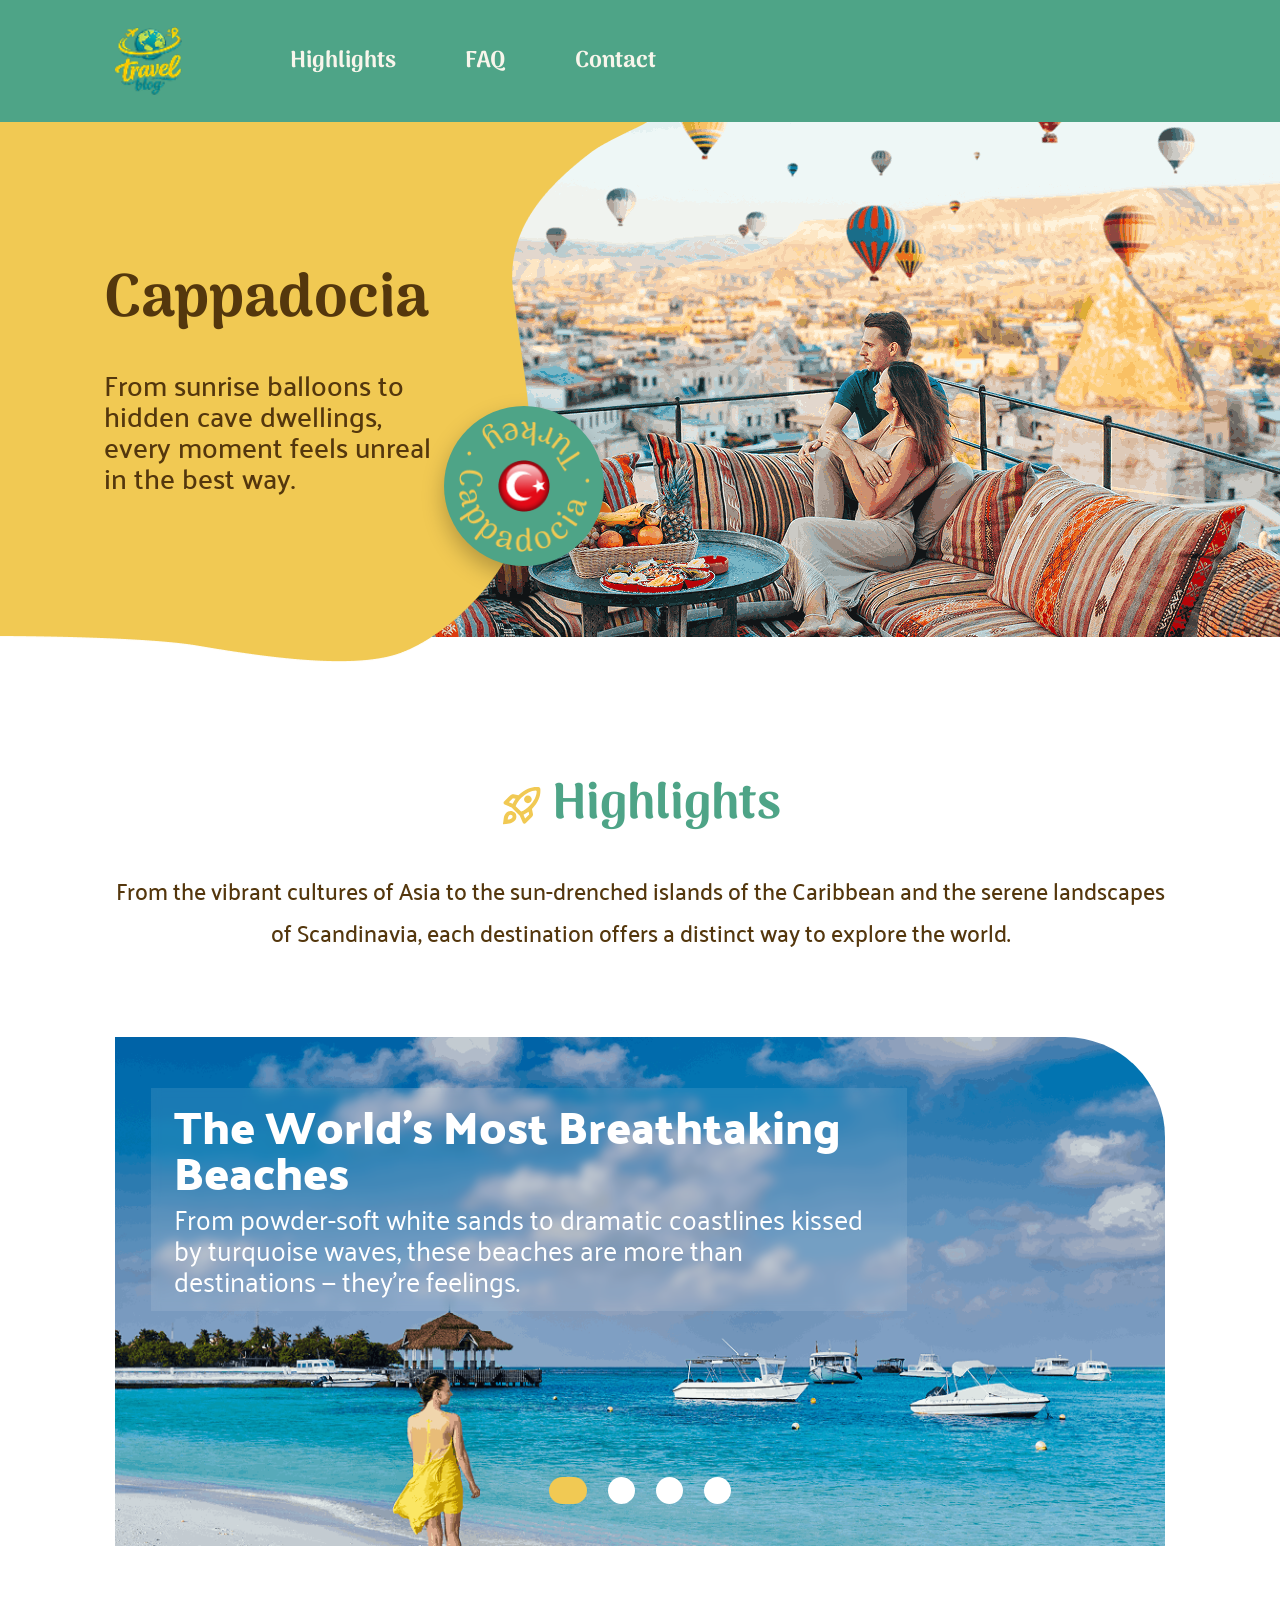
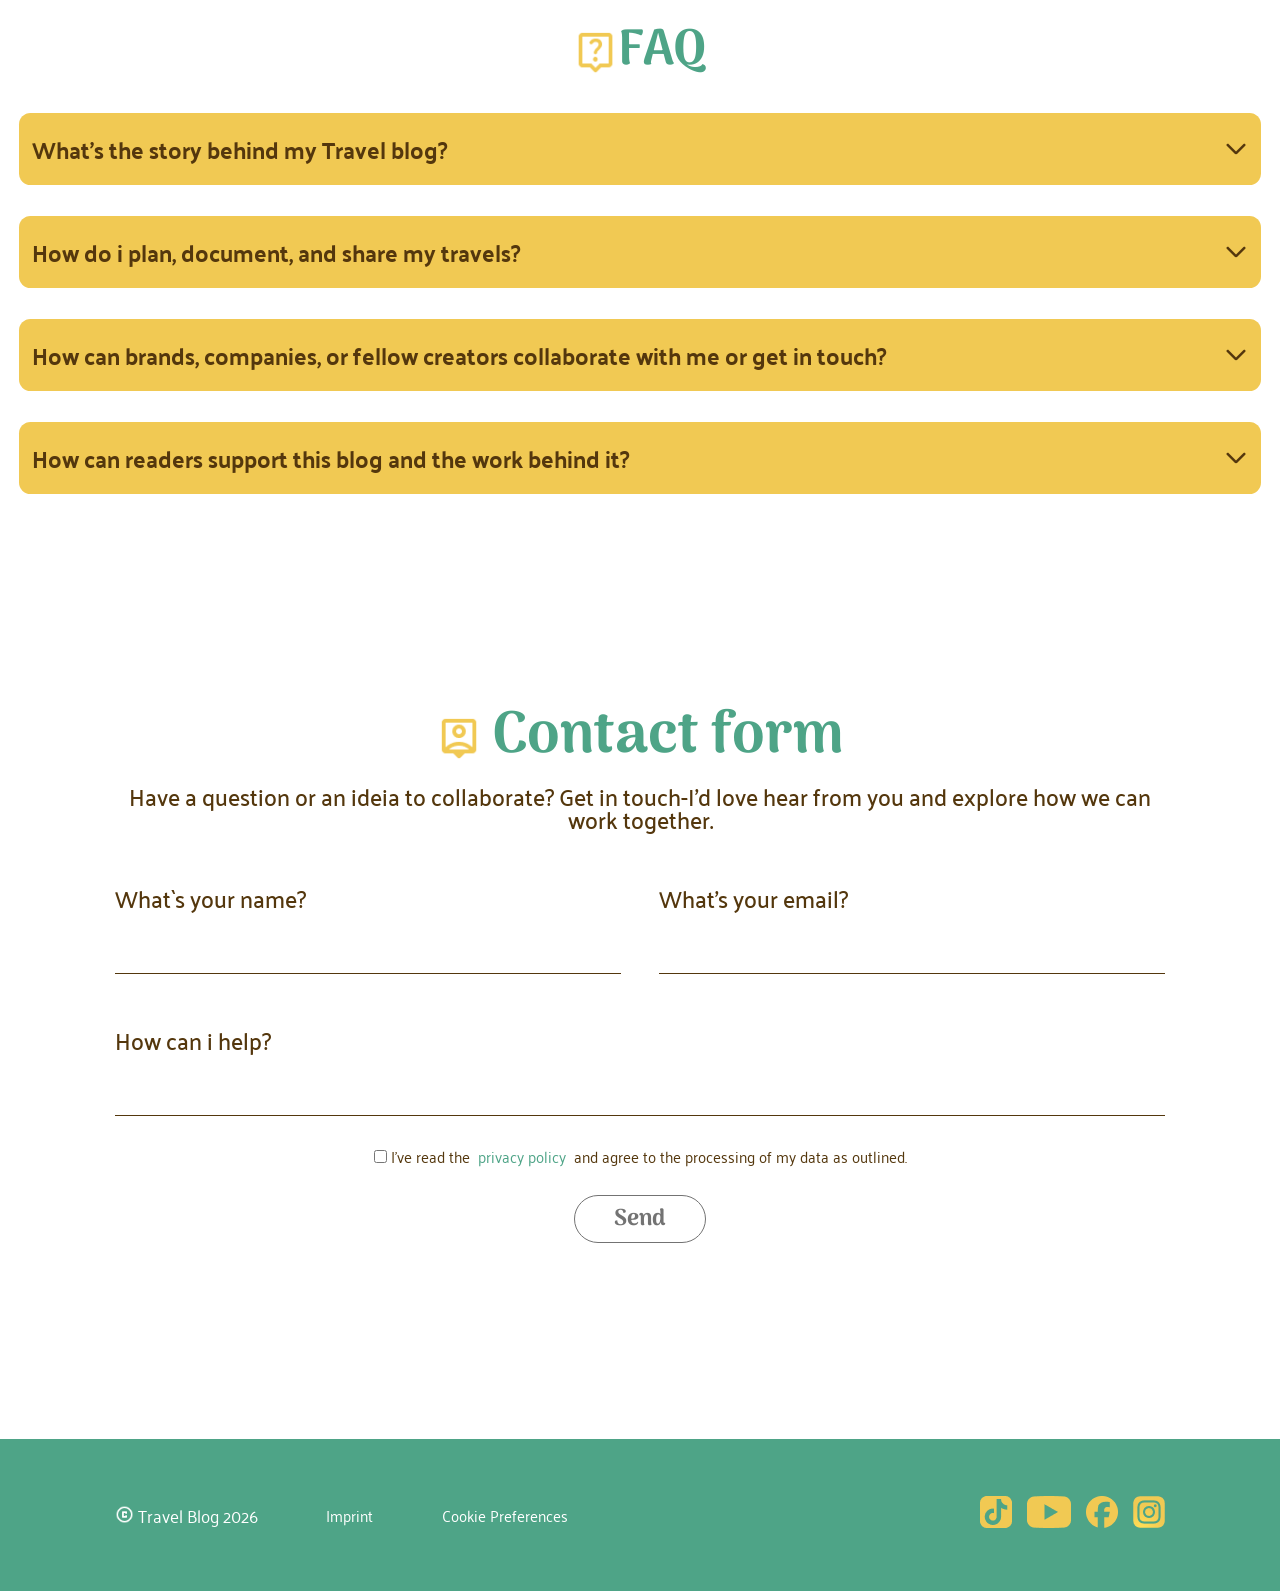
<file: index.html>
<!DOCTYPE html>
<html lang="en">

<head>
    <meta charset="UTF-8">
    <meta name="viewport" content="width=device-width, initial-scale=1.0">
    <link rel="stylesheet" href="./style.css">
    <link rel="stylesheet" href="./fonts.css">
    <link rel="icon" type="image/x-icon" href="./assets/icons/logo.png">
    <title>Home</title>
</head>

<body>
    <header class="site-header">
        <div class="site-header_content">
            <a href="./index.html" class="logo">
                <img src="./assets/icons/logo.png" alt="Blog Logo">
            </a>

            <nav class="site-nav">
                <a href="./index.html#highlights">Highlights</a>
                <a href="./index.html#faq">FAQ</a>
                <a href="./index.html#contact">Contact</a>
            </nav>
        </div>
    </header>

    <section class="hero_section">
        <div class="hero-shell">
            <div class="hero-stage">
                <img class="hero-bg" src="./assets/img/header-photo.png" alt="Cappadocia">

                <div class="hero-left">
                    <img class="hero-shape" src="./assets/img/left_hero.png" alt="Yellow shape">

                    <div class="hero-text">
                        <h1>Cappadocia</h1>
                        <p>
                            From sunrise balloons to hidden
                            cave dwellings, every moment feels
                            unreal in the best way.
                        </p>
                    </div>

                    <div class="hero-badge">
                        <div class="hero-badge-rotator">
                            <img class="hero-badge-text" src="./assets/img/moving-element.png" alt="Badge text">
                        </div>
                        <img class="hero-flag" src="./assets/img/Flag_Turkey.png" alt="Turkey flag">
                    </div>
                </div>
            </div>
        </div>
    </section>

    <section class=" highlights_section" id="highlights">
        <header class="highlights_header">
            <div class="highlights_header_wrapper">
                <img src="./assets/icons/rocket_launch.svg" alt="Icon von einer Rakete">
                <h2>Highlights</h2>
            </div>
            <p>From the vibrant cultures of Asia to the sun-drenched islands of the Caribbean and the serene
                landscapes of Scandinavia, each destination offers a distinct way to explore the world. </p>
        </header>
        <div class="slider_a_div">
            <div class="slider_a">
                <div class="slider_buttons_wrapper">
                    <label for="one">
                        <div class="radio_button radio_button_slider_a_one"></div>
                        <input hidden type="radio" id="one" name="slider" value="one" checked>
                    </label>
                    <label for="two">
                        <div class="radio_button radio_button_slider_a_two"></div>
                        <input hidden type="radio" id="two" name="slider" value="two">
                    </label>
                    <label for="three">
                        <div class="radio_button radio_button_slider_a_three"></div>
                        <input hidden type="radio" id="three" name="slider" value="three">
                    </label>
                    <label for="four">
                        <div class="radio_button radio_button_slider_a_four"></div>
                        <input hidden type="radio" id="four" name="slider" value="four">
                    </label>
                </div>
                <div class="slider_a_wrapper">
                    <a href="./article_1.html">
                        <div class="slider_a_element element_one">
                            <div class="slider_a_element_text">
                                <h2>The World’s Most Breathtaking Beaches</h2>
                                <p>From powder-soft white sands to dramatic coastlines kissed by turquoise
                                    waves, these </p>
                                <p class="second_textpart">beaches are more than destinations — they’re feelings.</p>
                            </div>
                        </div>
                    </a>
                    <a href="./article_2.html">
                        <div class="slider_a_element element_two">
                            <div class="slider_a_element_text">
                                <h2>Copenhagen in 3 Days: Big Experiences, Smart Spending</h2>
                                <p>Discover Copenhagen, where historic charm meets modern design, vibrant
                                    cycling
                                <p class="second_textpart">culture
                                    and waterfront living.</p>
                                </p>
                            </div>
                        </div>
                    </a>
                    <a href="./article_3.html">
                        <div class="slider_a_element element_three">
                            <div class="slider_a_element_text">
                                <h2>Pattaya Pulse:
                                    Food, Sun and Neon Nights</h2>
                                <p>From bustling promenades to nearby islands, the city offers an energetic and
                                    diverse
                                    escape.
                                <p class="second_textpart">Discover Pattaya City, with vibrant nightlife and rich
                                    cultural
                                    landmarks.</p>
                                </p>
                            </div>
                        </div>
                    </a>
                    <a href="">
                        <div class="slider_a_element element_four">
                            <div class="slider_a_element_text">
                                <h2>Mountain Fuji</h2>
                                <p>The most iconic mountain and an active volcano located about 100 kilometers
                                    southwest
                                    of</p>
                                <p class="second_textpart">Tokyo. Written with the characters for “wealth” and
                                    “samurai,” Fuji’s name
                                    evokes a
                                    sense of strength, honor, and enduring prestige.</p>
                            </div>
                        </div>
                    </a>
                </div>
            </div>
        </div>
    </section>

    <section class="faq_section" id="faq">
        <div class="faq">
            <div class="faq_main">
                <img src="assets/icons/live_help.png" alt="FAQ">
                <h3>FAQ</h3>
            </div>
            <details class="faq_container">
                <summary>
                    <h4>What's the story behind my Travel blog?</h4>
                    <img class="arrow-img" src="assets/icons/arrow_forward_ios.png" alt="arrow">
                </summary>
                <p>Lorem ipsum, dolor sit amet consectetur adipisicing elit. Dolorum in veniam illum ea architecto ex
                    inventore expedita quibusdam consequatur facere quidem, non eaque praesentium eos sunt illo pariatur
                    eius. Vero.</p>
            </details>
            <details class="faq_container">
                <summary>
                    <h4>How do i plan, document, and share my travels?</h4>
                    <img class="arrow-img" src="assets/icons/arrow_forward_ios.png" alt="arrow">
                </summary>
                <p>Lorem ipsum dolor sit amet consectetur, adipisicing elit. Dolorum ab non libero ipsum, facilis
                    repellat quo maxime corporis reiciendis obcaecati delectus aspernatur quos, nemo atque laboriosam
                    praesentium vero rem quae.</p>
            </details>
            <details class="faq_container">
                <summary>
                    <h4>How can brands, companies, or fellow creators collaborate with me or get in touch?</h4>
                    <img class="arrow-img" src="assets/icons/arrow_forward_ios.png" alt="arrow">
                </summary>
                <p>Lorem ipsum, dolor sit amet consectetur adipisicing elit. Earum voluptatum magni quidem minus quod
                    optio pariatur cupiditate maiores nemo natus, impedit corporis sunt facere. Eius commodi repudiandae
                    asperiores nulla veniam?
                </p>
            </details>
            <details class="faq_container">
                <summary>
                    <h4>How can readers support this blog and the work behind it?</h4>
                    <img class="arrow-img" src="assets/icons/arrow_forward_ios.png" alt="arrow">
                </summary>
                <p>Lorem ipsum, dolor sit amet consectetur adipisicing elit. Reprehenderit inventore accusamus assumenda
                    vitae praesentium, tempore ipsam? Molestias, maxime natus incidunt dignissimos asperiores explicabo
                    sunt dolorem esse, minima officiis magni quae?
                </p>
            </details>
        </div>
    </section>

    <section class="form_section" id="contact">
        <form action="" method="get" class="form">
            <div class="contact_form">
                <div class="contact_main">
                    <img src="assets/icons/person_pin.png" alt="Person">
                    <h3>Contact form</h3>
                </div>
                <p>Have a question or an ideia to collaborate? Get in touch-I'd love hear from you and
                    explore how
                    we can work together.</p>
                <div class="input_div">
                    <label class="label" for="name"> What`s your name?
                        <input type="text" id="name" name="name" required>
                    </label>
                    <label class="label" for="email">What's your email?
                        <input type="email" id="email" name="email" required>
                    </label>
                </div>

                <div class="input_div">
                    <label class="label" for="help">How can i help?
                        <input type="text" id="help"> </label>
                </div>

                <label class="privacy_policy_label">
                    <input id="checkbox" type="checkbox" required>
                    I've read the <span class="privacy_policy"><a href="https://www.privacypolicies.com/"
                            target="_blank" rel="noopener noreferrer">&nbsp;privacy policy&nbsp;</a></span> and agree to
                    the processing of my data as outlined.
                </label>

                <button type="submit">Send</button>
            </div>
        </form>
    </section>

    <footer>
        <div class="footer_wrapper">
            <div class="footer_schriftlich">
                <div class="footer_copyright">
                    <img src="assets/icons/copyright-2.png">
                    <p>Travel Blog 2026</p>
                </div>
                <p>Imprint</p>
                <p>Cookie Preferences</p>
            </div>

            <div class="footer_social">
                <a href="https://www.tiktok.com/explore" target="_blank"><img src="assets/icons/Tiktok_icon 1.png"
                        alt="Tiktok"></a>
                <a href="https://www.youtube.com/" target="_blank"><img src="assets/icons/youtube.png"
                        alt="Youtube"></a>
                <a href="https://www.facebook.com/" target="_blank"><img src="assets/icons/facebook.png"
                        alt="Facebook"></a>
                <a href="https://www.instagram.com/" target="_blank"> <img src="assets/icons/Instagram_logo_2016 1.png"
                        alt="Instagram">
                </a>
            </div>
        </div>
    </footer>

    <div class="mobile_nav">
        <a href="./index.html">
            <img src="./assets/icons/Home_green.svg" alt="">
        </a>
        <a href="./index.html#highlights">
            <img src="./assets/icons/rocket_launch_green.svg" alt="">
        </a>
        <a href="./index.html#faq">
            <img src="./assets/icons/live_help_green.svg" alt="">
        </a>
        <a href="./index.html#contact">
            <img src="./assets/icons/person_pin_green.svg" alt="">
        </a>
    </div>
</body>

</html>
</file>
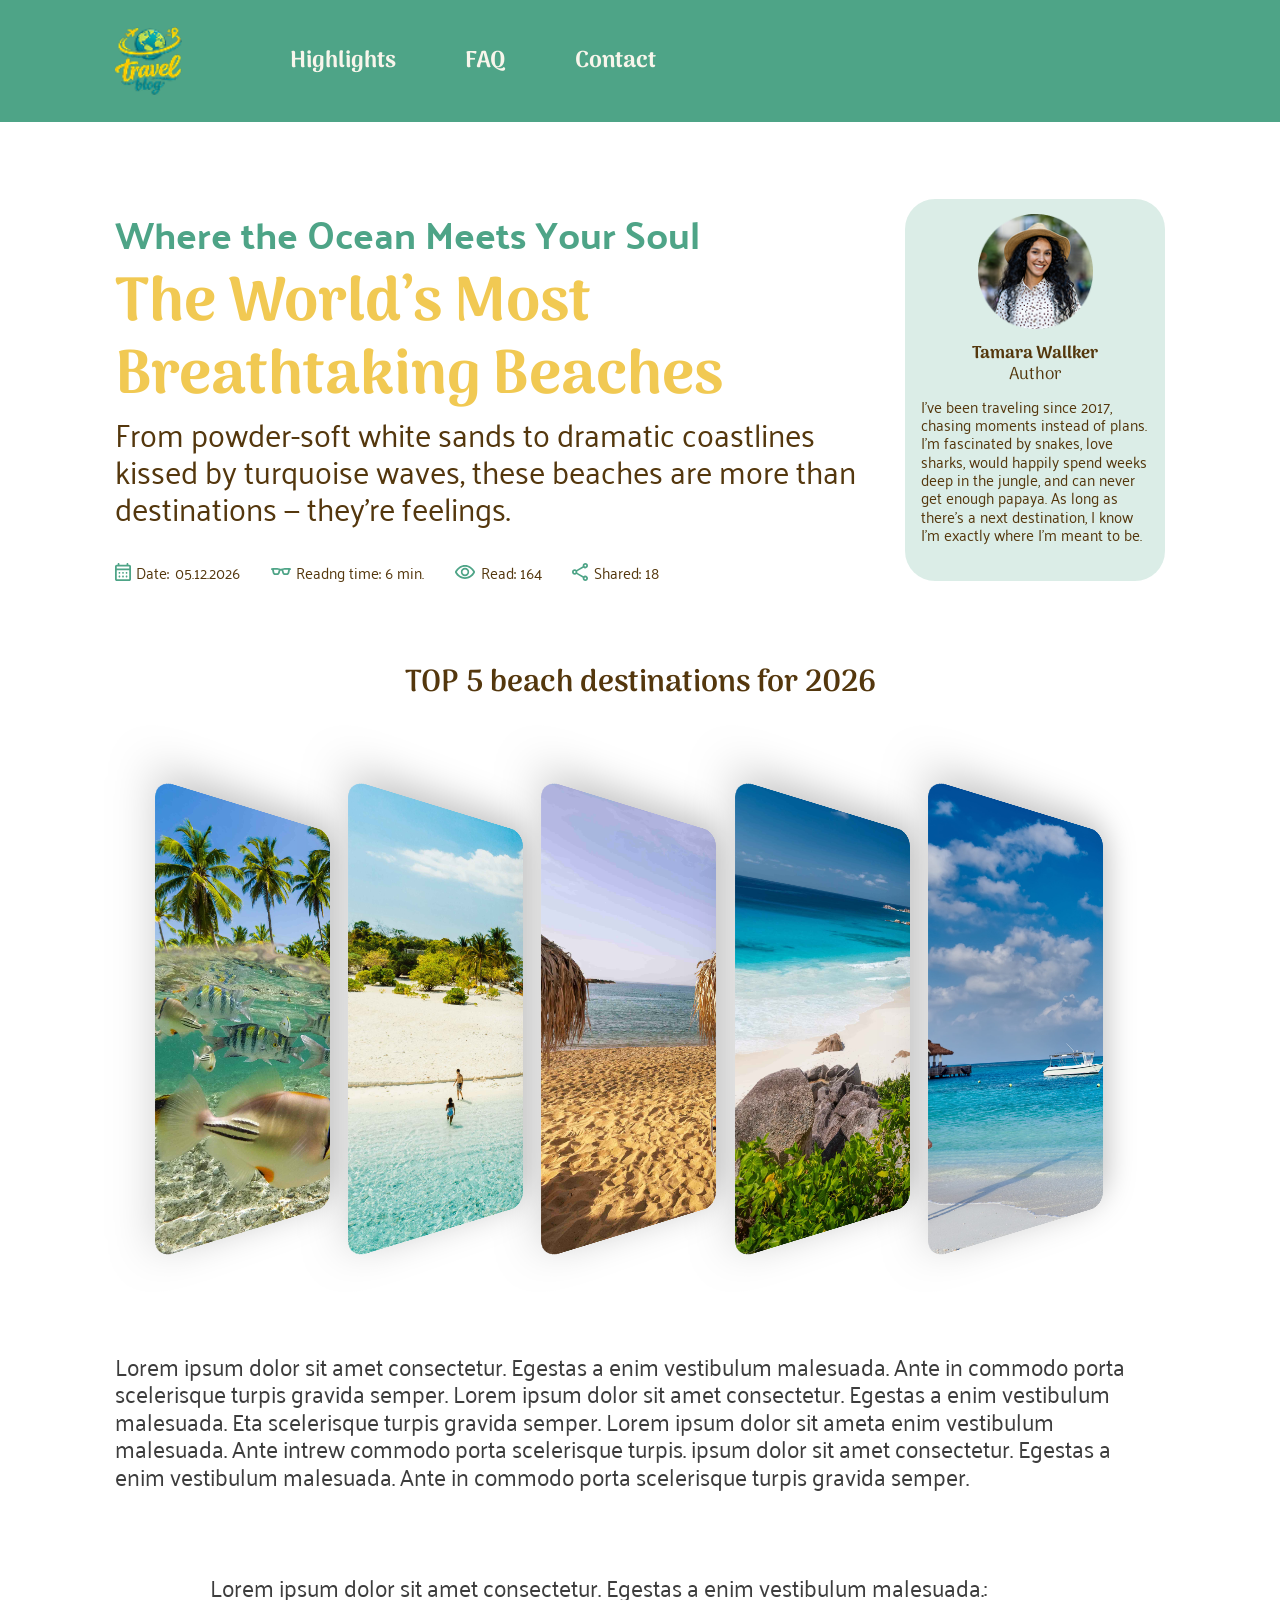
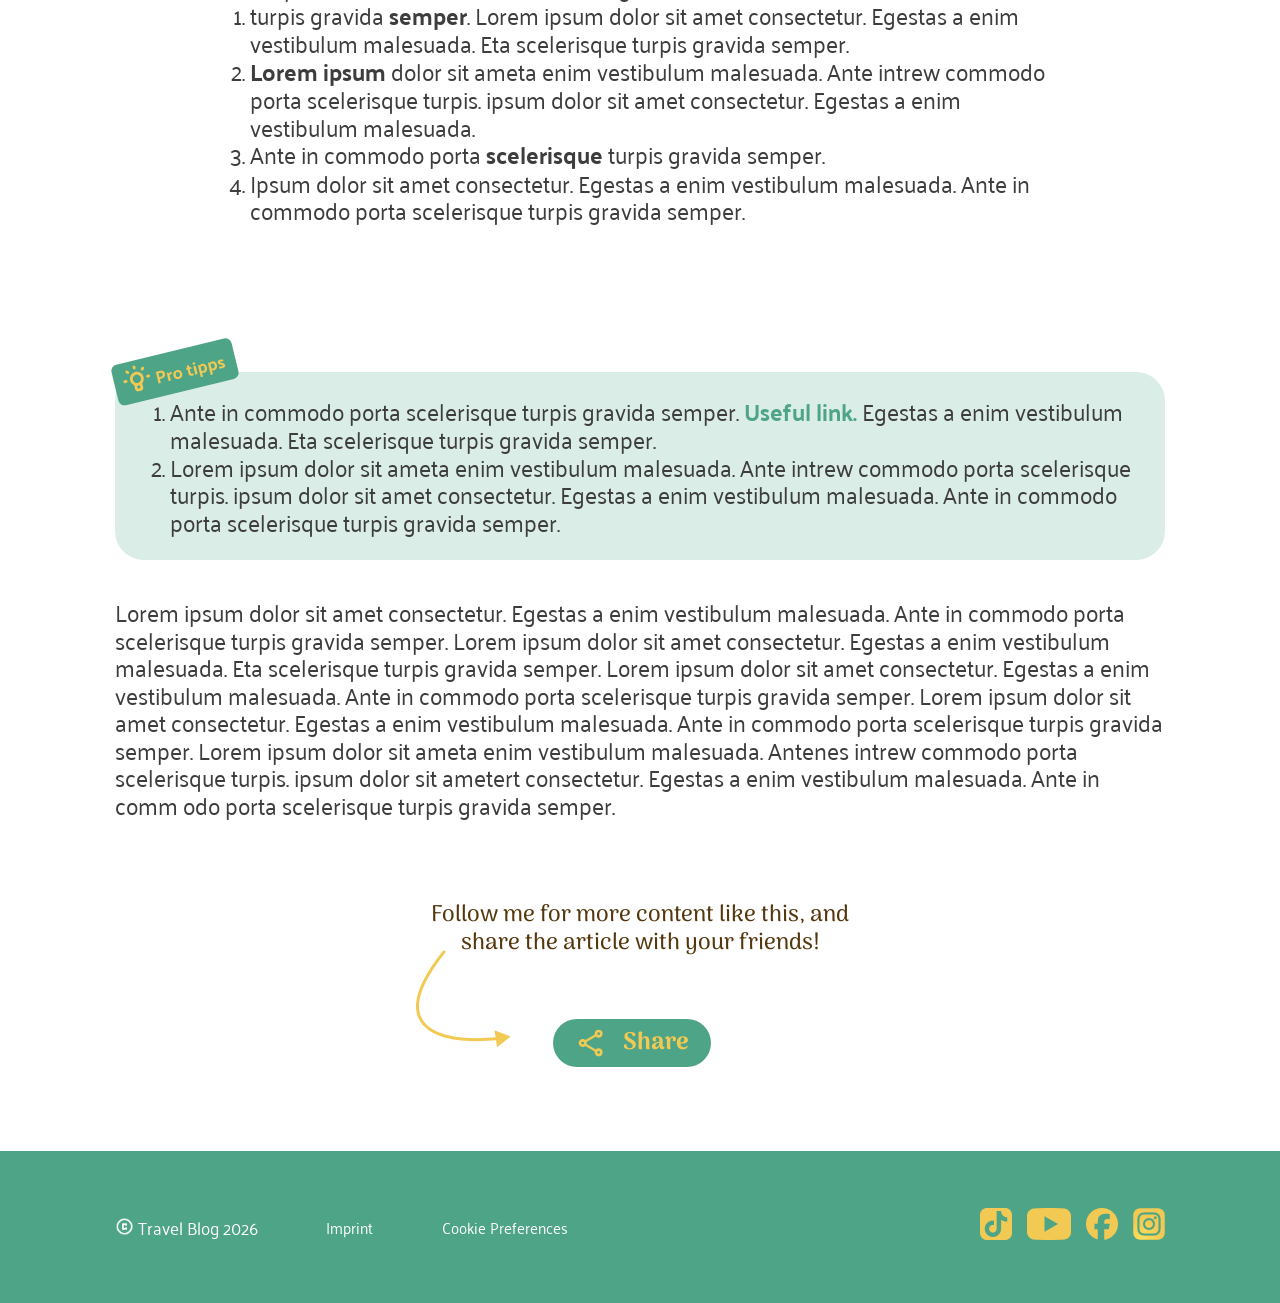
<file: article_1.html>
<!DOCTYPE html>
<html lang="en">

<head>
    <meta charset="UTF-8">
    <meta name="viewport" content="width=device-width, initial-scale=1.0">
    <link rel="stylesheet" href="./style.css">
    <link rel="stylesheet" href="./fonts.css">
    <link rel="icon" type="image/x-icon" href="./assets/icons/logo.png">
    <title>Article 1 / Carousel</title>
</head>

<body>
    <header class="site-header">
        <div class="site-header_content">
            <a href="./index.html" class="logo">
                <img src="./assets/icons/logo.png" alt="Blog Logo">
            </a>

            <nav class="site-nav">
                <a href="./index.html#highlights">Highlights</a>
                <a href="./index.html#faq">FAQ</a>
                <a href="./index.html#contact">Contact</a>
            </nav>
        </div>
    </header>
    <section class="author_section">
        <div class="author_header">
            <div class="title_wrapper">
                <h2>Where the Ocean Meets Your Soul</h2>
                <h1>The World’s Most Breathtaking Beaches</h1>
                <p>From powder-soft white sands to dramatic coastlines kissed by turquoise waves, these beaches are more
                    than
                    destinations — they’re feelings.</p>
            </div>
            <div class="header_date">
                <div class="wrapper">
                    <img src="./assets/icons/calendar_month.svg" alt="">
                    <p>Date:</p>
                    <p id="date"></p>
                </div>
                <div class="wrapper">
                    <img src="./assets/icons/eyeglasses_2.svg" alt="">
                    <p>Readng time: 6 min.</p>
                </div>
                <div class="wrapper">
                    <img src="./assets/icons/visibility.svg" alt="">
                    <p>Read: 164</p>
                </div>
                <div class="wrapper">
                    <img src="./assets/icons/share.svg" alt="">
                    <p>Shared: 18</p>
                </div>
            </div>
        </div>

        <div class="author_card">
            <img src="./assets/img/Avatar.png" alt="Bild der Autorin">
            <div class="author_name">
                <h3>Tamara Wallker</h3>
                <h4>Author</h4>
            </div>
            <p>I’ve been traveling since 2017, chasing moments instead of plans.
                I’m fascinated by snakes, love sharks, would happily spend weeks deep in the jungle, and can never get
                enough papaya. As long as there’s a next destination, I know I’m exactly where I’m meant to be.</p>
        </div>
    </section>
    <section class="carousel_section">
        <h2>TOP 5 beach destinations for 2026</h2>
        <div class="carousel">
            <div class="carousel_element">
                <img src="./assets/img/beach_4.jpg" alt="">
            </div>
            <div class="carousel_element">
                <img src="./assets/img/beach_3.jpg" alt="">
            </div>
            <div class="carousel_element">
                <img src="./assets/img/beach_2.jpg" alt="">
            </div>
            <div class="carousel_element">
                <img src="./assets/img/beach_1.jpg" alt="">
            </div>
            <div class="carousel_element">
                <img src="./assets/img/beach_5.jpg" alt="">
            </div>
        </div>
        <div class="slider_b">
            <div class="slider_b_buttons_wrapper">
                <label for="one">
                    <div class="radio_button_slider_b radio_button_slider_b_one"></div>
                    <input hidden="" type="radio" id="one" name="slider" value="one" checked="">
                </label>
                <label for="two">
                    <div class="radio_button_slider_b radio_button_slider_b_two"></div>
                    <input hidden="" type="radio" id="two" name="slider" value="two">
                </label>
                <label for="three">
                    <div class="radio_button_slider_b radio_button_slider_b_three"></div>
                    <input hidden="" type="radio" id="three" name="slider" value="three">
                </label>
                <label for="four">
                    <div class="radio_button_slider_b radio_button_slider_b_four"></div>
                    <input hidden="" type="radio" id="four" name="slider" value="four">
                </label>
                <label for="five">
                    <div class="radio_button_slider_b radio_button_slider_b_five"></div>
                    <input hidden="" type="radio" id="five" name="slider" value="five">
                </label>
            </div>
            <div class="slider_b_wrapper">
                <div class="slider_b_element slider_b_element_one">
                    <img src="./assets/img/beach_4.jpg" alt="">
                </div>
                <div class="slider_b_element slider_b_element_two">
                    <img src="./assets/img/beach_3.jpg" alt="">
                </div>
                <div class="slider_b_element slider_b_element_three">
                    <img src="./assets/img/beach_2.jpg" alt="">
                </div>
                <div class="slider_b_element slider_b_element_four">
                    <img src="./assets/img/beach_1.jpg" alt="">
                </div>
                <div class="slider_b_element slider_b_element_five">
                    <img src="./assets/img/beach_5.jpg" alt="">
                </div>
            </div>
        </div>
    </section>
    <section class="text_section">
        <p>Lorem ipsum dolor sit amet consectetur. Egestas a enim vestibulum malesuada. Ante in commodo porta
            scelerisque turpis gravida semper. Lorem ipsum dolor sit amet consectetur. Egestas a enim vestibulum
            malesuada. Eta scelerisque turpis gravida semper. Lorem ipsum dolor sit ameta enim vestibulum malesuada.
            Ante intrew commodo porta scelerisque turpis. ipsum dolor sit amet consectetur. Egestas a enim vestibulum
            malesuada. Ante in commodo porta scelerisque turpis gravida semper.
        </p>

        <div class="list">
            <p>Lorem ipsum dolor sit amet consectetur. Egestas a enim vestibulum malesuada.:</p>
            <ol>
                <li>turpis gravida <span>semper</span>. Lorem ipsum dolor sit amet consectetur. Egestas a enim
                    vestibulum malesuada.
                    Eta
                    scelerisque turpis gravida semper.</li>
                <li><span>Lorem ipsum</span> dolor sit ameta enim vestibulum malesuada. Ante intrew commodo porta
                    scelerisque turpis.
                    ipsum dolor sit amet consectetur. Egestas a enim vestibulum malesuada.</li>
                <li> Ante in commodo porta <span>scelerisque</span> turpis gravida semper. </li>
                <li>Ipsum dolor sit amet consectetur. Egestas a enim vestibulum malesuada. Ante in commodo porta
                    scelerisque
                    turpis gravida semper. </li>
            </ol>
        </div>

        <div class="tipps">
            <img src="./assets/icons/tipps_icon.svg" alt="">
            <div class="tipps_wrapper">
                <ol>
                    <li>Ante in commodo porta scelerisque turpis gravida semper. <span>Useful link.</span> Egestas a
                        enim vestibulum
                        malesuada. Eta scelerisque turpis gravida semper.</li>
                    <li>Lorem ipsum dolor sit ameta enim vestibulum malesuada. Ante intrew commodo porta scelerisque
                        turpis.
                        ipsum dolor sit amet consectetur. Egestas a enim vestibulum malesuada. Ante in commodo porta
                        scelerisque turpis gravida semper.</li>
                </ol>
            </div>
        </div>

        <p>Lorem ipsum dolor sit amet consectetur. Egestas a enim vestibulum malesuada. Ante in commodo porta
            scelerisque turpis gravida semper. Lorem ipsum dolor sit amet consectetur. Egestas a enim vestibulum
            malesuada. Eta scelerisque turpis gravida semper. Lorem ipsum dolor sit amet consectetur.
            Egestas a enim vestibulum malesuada. Ante in commodo porta scelerisque turpis gravida semper. Lorem ipsum
            dolor sit amet consectetur. Egestas a enim vestibulum malesuada. Ante in commodo porta scelerisque turpis
            gravida semper. Lorem ipsum dolor sit ameta enim vestibulum malesuada. Antenes intrew commodo porta
            scelerisque turpis. ipsum dolor sit ametert consectetur. Egestas a enim vestibulum malesuada. Ante in comm
            odo porta scelerisque turpis gravida semper.
        </p>
    </section>

    <section class="follow_section">
        <p>
            <img src="./assets/icons/arrow.svg" alt="">
            <img src="./assets/icons/arrow_responsive.svg" class="arrow_responsive" alt="">
            Follow me for more content like this, and<br>share the article with your friends!
        </p>
        <input type="checkbox" id="share_button_activate" name="share_activated">
        <div class="share_wrapper">
            <label for="share_button_activate">
                <div class="share_button">
                    <img src="./assets/icons/share_yellow.svg" alt="share_icon_yellow">
                    Share
                </div>
            </label>
            <div class="share_links_div">
                <img src="./assets/icons/share.svg" alt="share_icon_green">
                <div class="share_links">
                    <a href="https://de.linkedin.com/" target="_blank">LinkedIn</a>
                    <a href="https://www.whatsapp.com/?lang=de" target="_blank">WhatsApp</a>
                </div>
            </div>
        </div>
    </section>

    <footer>
        <div class="footer_wrapper">
            <div class="footer_schriftlich">
                <div class="footer_copyright">
                    <img src="assets/icons/copyright-2.png">
                    <p>Travel Blog 2026</p>
                </div>
                <p>Imprint</p>
                <p>Cookie Preferences</p>
            </div>

            <div class="footer_social">
                <a href="https://www.tiktok.com/explore"><img src="assets/icons/Tiktok_icon 1.png" alt="Tiktok"></a>
                <a href="https://www.youtube.com/"><img src="assets/icons/youtube.png" alt="Youtube"></a>
                <a href="https://www.facebook.com/"><img src="assets/icons/facebook.png" alt="Facebook"></a>
                <a href="https://www.instagram.com/"> <img src="assets/icons/Instagram_logo_2016 1.png" alt="Instagram">
                </a>
            </div>
        </div>
    </footer>

    <div class="mobile_nav">
        <a href="./index.html">
            <img src="./assets/icons/Home_green.svg" alt="">
        </a>
        <a href="./index.html#highlights">
            <img src="./assets/icons/rocket_launch_green.svg" alt="">
        </a>
        <a href="./index.html#faq">
            <img src="./assets/icons/live_help_green.svg" alt="">
        </a>
        <a href="./index.html#contact">
            <img src="./assets/icons/person_pin_green.svg" alt="">
        </a>
    </div>

    <script>
        const d = new Date();
        const day = String(d.getDate()).padStart(2, '0');
        const month = String(d.getMonth() + 1).padStart(2, '0'); // +1, da Monate bei 0 beginnen
        const year = d.getFullYear();
        const formattedDate = `${day}.${month}.${year}`;
        document.getElementById("date").innerHTML = formattedDate;
    </script>
</body>

</html>
</file>
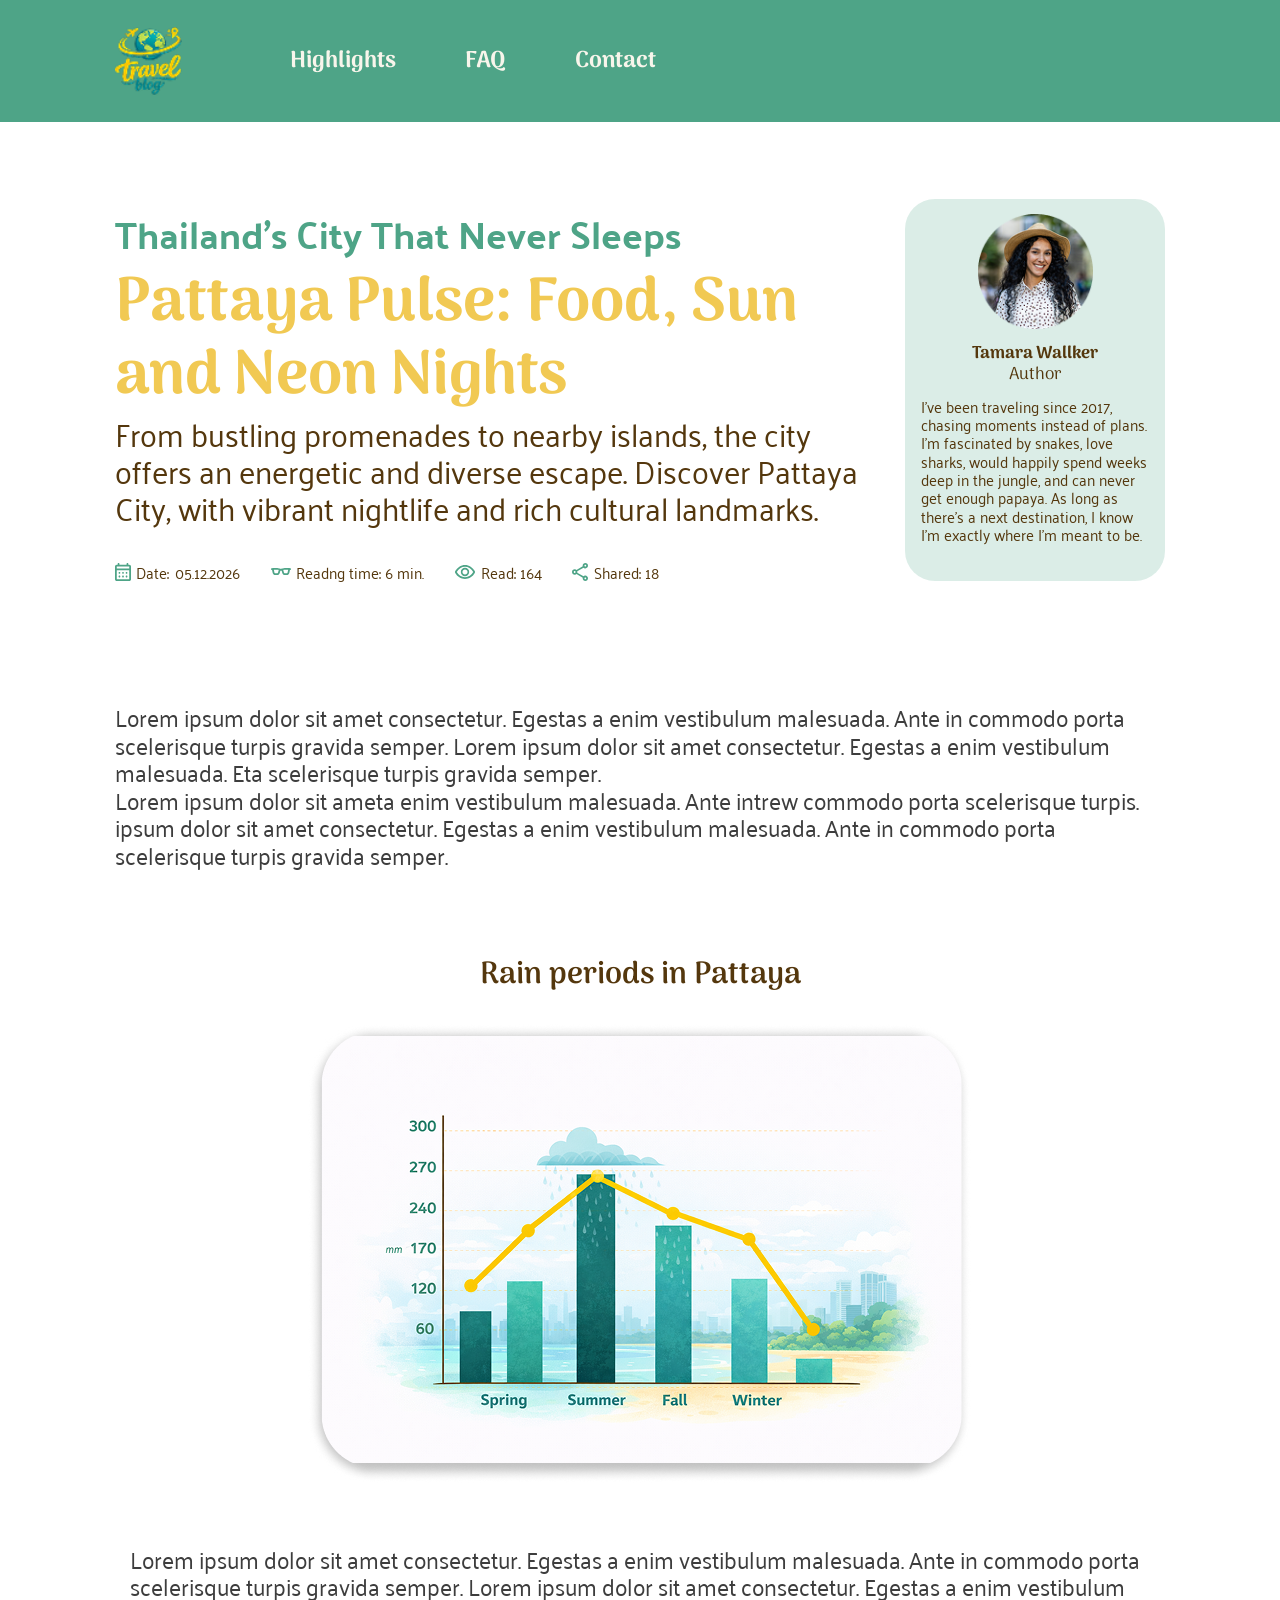
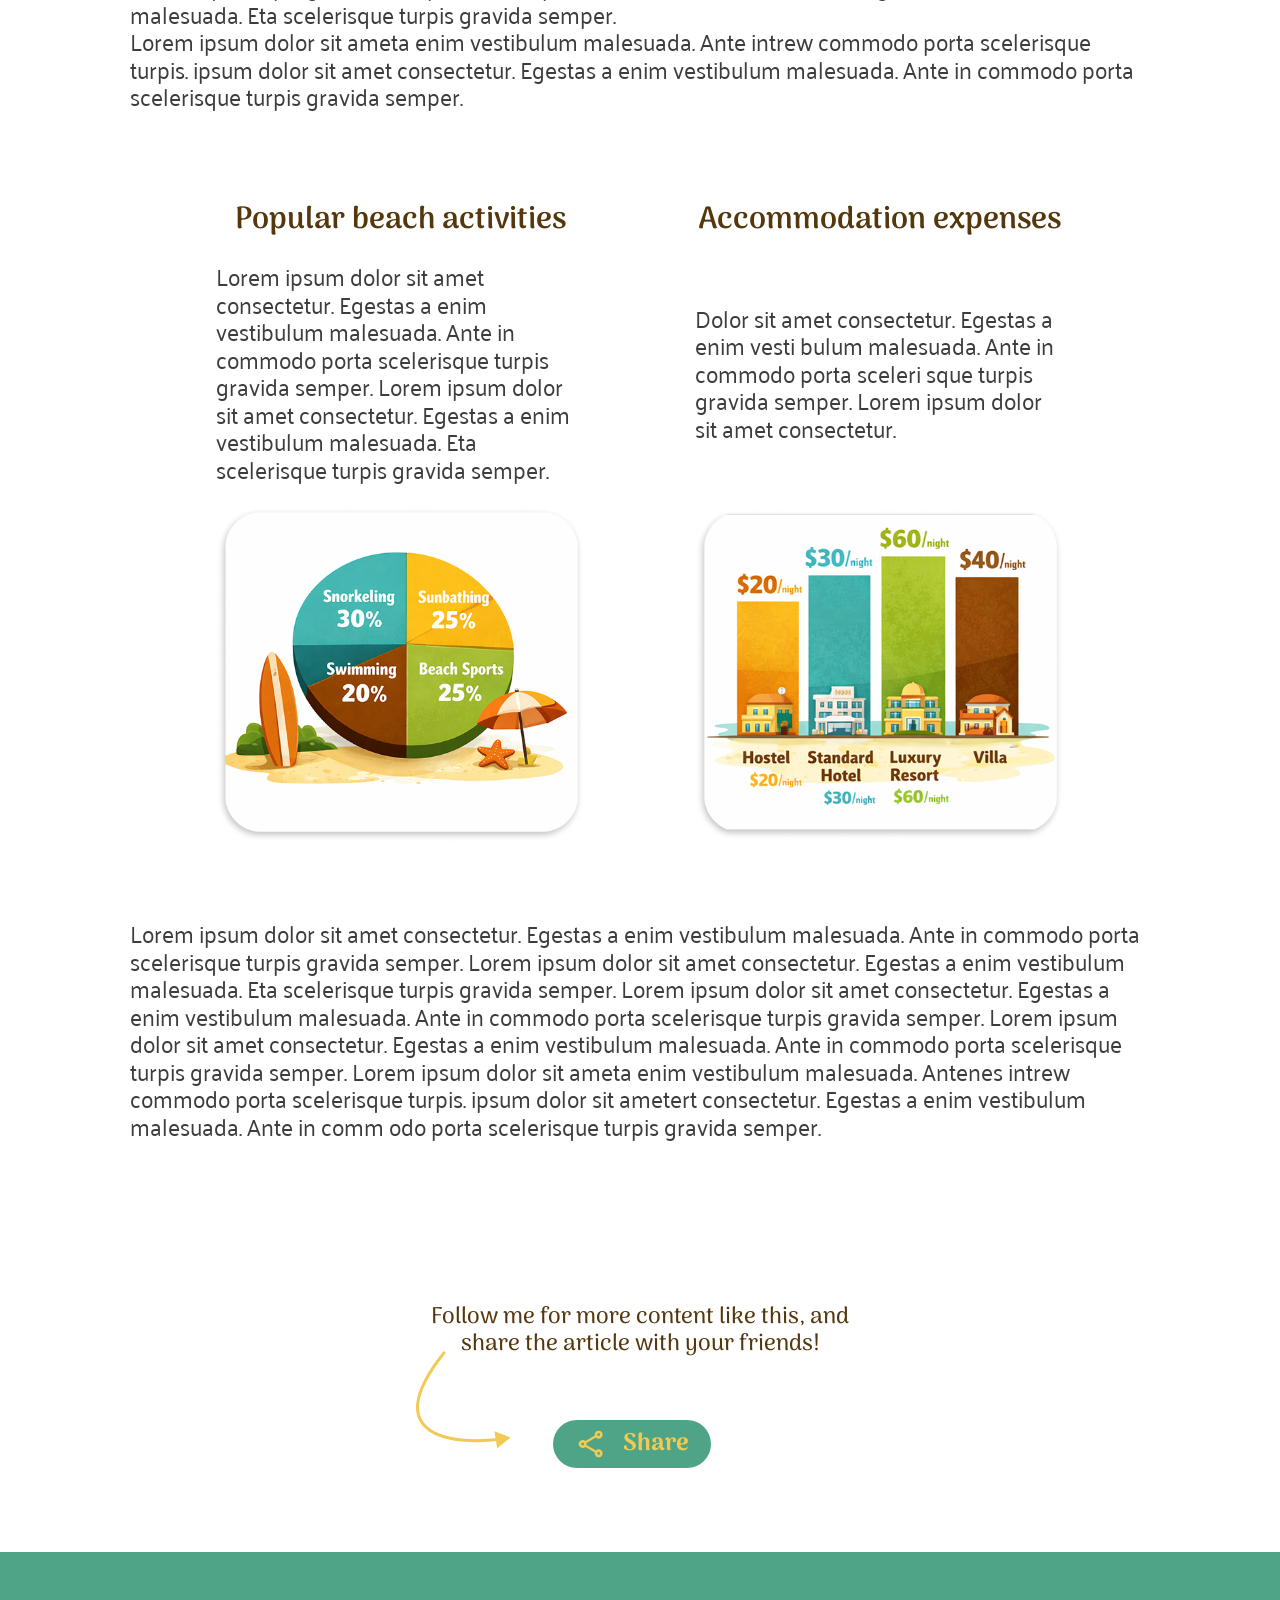
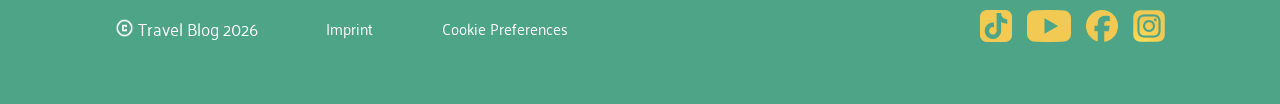
<file: article_3.html>
<!DOCTYPE html>
<html lang="en">

<head>
    <meta charset="UTF-8">
    <meta name="viewport" content="width=device-width, initial-scale=1.0">
    <title>Article03</title>
    <link rel="stylesheet" href="style.css">
    <link rel="stylesheet" href="fonts.css">
    <link rel="icon" type="image/x-icon" href="./assets/icons/logo.png">
</head>

<body>
    <header class="site-header">
        <div class="site-header_content">
            <a href="./index.html" class="logo">
                <img src="./assets/icons/logo.png" alt="Blog L≤∂ogo">
            </a>

            <nav class="site-nav">
                <a href="./index.html#highlights">Highlights</a>
                <a href="./index.html#faq">FAQ</a>
                <a href="./index.html#contact">Contact</a>
            </nav>
        </div>
    </header>

    <section class="author_section">
        <div class="author_header">
            <div class="title_wrapper">
                <h2>Thailand’s City That Never Sleeps</h2>
                <h1>Pattaya Pulse: Food, Sun and Neon Nights</h1>
                <p>From bustling promenades to nearby islands, the city offers an energetic and diverse escape. Discover
                    Pattaya City, with vibrant nightlife and rich cultural landmarks.</p>
            </div>
            <div class="header_date">
                <div class="wrapper">
                    <img src="./assets/icons/calendar_month.svg" alt="">
                    <p>Date:</p>
                    <p id="date"></p>
                </div>
                <div class="wrapper">
                    <img src="./assets/icons/eyeglasses_2.svg" alt="">
                    <p>Readng time: 6 min.</p>
                </div>
                <div class="wrapper">
                    <img src="./assets/icons/visibility.svg" alt="">
                    <p>Read: 164</p>
                </div>
                <div class="wrapper">
                    <img src="./assets/icons/share.svg" alt="">
                    <p>Shared: 18</p>
                </div>
            </div>
        </div>

        <div class="author_card">
            <img src="./assets/img/Avatar.png" alt="Bild der Autorin">
            <div class="author_name">
                <h3>Tamara Wallker</h3>
                <h4>Author</h4>
            </div>
            <p>I’ve been traveling since 2017, chasing moments instead of plans.
                I’m fascinated by snakes, love sharks, would happily spend weeks deep in the jungle, and can never get
                enough papaya. As long as there’s a next destination, I know I’m exactly where I’m meant to be.
            </p>
        </div>
    </section>
    <section class="text_section">
        <p>Lorem ipsum dolor sit amet consectetur. Egestas a enim vestibulum malesuada. Ante in commodo porta
            scelerisque turpis gravida semper. Lorem ipsum dolor sit amet consectetur. Egestas a enim vestibulum
            malesuada. Eta scelerisque turpis gravida semper. <br>
            Lorem ipsum dolor sit ameta enim vestibulum malesuada. Ante intrew commodo porta scelerisque turpis. ipsum
            dolor sit amet consectetur. Egestas a enim vestibulum malesuada. Ante in commodo porta scelerisque turpis
            gravida semper.
        </p>
    </section>

    <section class="rain_section">
        <div class="rain_div">
            <h4>Rain periods in Pattaya</h4>
            <img src="assets/img/graph_ Rain periods.png" alt="Graph">
        </div>

        <p>Lorem ipsum dolor sit amet consectetur. Egestas a enim vestibulum malesuada. Ante in commodo porta
            scelerisque turpis gravida semper. Lorem ipsum dolor sit amet consectetur. Egestas a enim vestibulum
            malesuada. Eta scelerisque turpis gravida semper.<br>
            Lorem ipsum dolor sit ameta enim vestibulum malesuada. Ante intrew commodo porta scelerisque turpis. ipsum
            dolor sit amet consectetur. Egestas a enim vestibulum malesuada. Ante in commodo porta scelerisque turpis
            gravida semper. </p>

        <div class="graphics_content">
            <div class="graphics_info">
                <h4>Popular beach activities</h4>
                <p>Lorem ipsum dolor sit amet consectetur. Egestas a enim vestibulum malesuada. Ante in commodo porta
                    scelerisque turpis gravida semper. Lorem ipsum dolor sit amet consectetur. Egestas a enim vestibulum
                    malesuada. Eta scelerisque turpis gravida semper. </p>
                <img src="assets/img/graph 01.png" alt="Graph01">
            </div>

            <div class="graphics_info">
                <h4>Accommodation expenses</h4>
                <p>Dolor sit amet consectetur. Egestas a enim vesti bulum malesuada. Ante in commodo porta sceleri sque
                    turpis
                    gravida semper. Lorem ipsum dolor sit amet consectetur. </p>
                <img src="assets/img/Graph 02.png" alt="Graph02">
            </div>
        </div>

        <p>Lorem ipsum dolor sit amet consectetur. Egestas a enim vestibulum malesuada. Ante in commodo porta
            scelerisque turpis gravida semper. Lorem ipsum dolor sit amet consectetur. Egestas a enim vestibulum
            malesuada. Eta scelerisque turpis gravida semper. Lorem ipsum dolor sit amet consectetur.
            Egestas a enim vestibulum malesuada. Ante in commodo porta scelerisque turpis gravida semper. Lorem ipsum
            dolor sit amet consectetur. Egestas a enim vestibulum malesuada. Ante in commodo porta scelerisque turpis
            gravida semper. Lorem ipsum dolor sit ameta enim vestibulum malesuada. Antenes intrew commodo porta
            scelerisque turpis. ipsum dolor sit ametert consectetur. Egestas a enim vestibulum malesuada. Ante in comm
            odo porta scelerisque turpis gravida semper. </p>
    </section>

    <section class="follow_section">
        <p>
            <img src="./assets/icons/arrow.svg" alt="">
            <img src="./assets/icons/arrow_responsive.svg" class="arrow_responsive" alt="">
            Follow me for more content like this, and<br>share the article with your friends!
        </p>
        <input type="checkbox" id="share_button_activate" name="share_activated">
        <div class="share_wrapper">
            <label for="share_button_activate">
                <div class="share_button">
                    <img src="./assets/icons/share_yellow.svg" alt="share_icon_yellow">
                    Share
                </div>
            </label>
            <div class="share_links_div">
                <img src="./assets/icons/share.svg" alt="share_icon_green">
                <div class="share_links">
                    <a href="https://de.linkedin.com/" target="_blank">LinkedIn</a>
                    <a href="https://www.whatsapp.com/?lang=de" target="_blank">WhatsApp</a>
                </div>
            </div>
        </div>
    </section>

    <footer>
        <div class="footer_wrapper">
            <div class="footer_schriftlich">
                <div class="footer_copyright">
                    <img src="assets/icons/copyright-2.png">
                    <p>Travel Blog 2026</p>
                </div>
                <p>Imprint</p>
                <p>Cookie Preferences</p>
            </div>

            <div class="footer_social">
                <a href="https://www.tiktok.com/explore"><img src="assets/icons/Tiktok_icon 1.png" alt="Tiktok"></a>
                <a href="https://www.youtube.com/"><img src="assets/icons/youtube.png" alt="Youtube"></a>
                <a href="https://www.facebook.com/"><img src="assets/icons/facebook.png" alt="Facebook"></a>
                <a href="https://www.instagram.com/"> <img src="assets/icons/Instagram_logo_2016 1.png" alt="Instagram">
                </a>
            </div>
        </div>
    </footer>


    <div class="mobile_nav">
        <a href="./index.html">
            <img src="./assets/icons/Home_green.svg" alt="">
        </a>
        <a href="./index.html#highlights">
            <img src="./assets/icons/rocket_launch_green.svg" alt="">
        </a>
        <a href="./index.html#faq">
            <img src="./assets/icons/live_help_green.svg" alt="">
        </a>
        <a href="./index.html#contact">
            <img src="./assets/icons/person_pin_green.svg" alt="">
        </a>
    </div>

    <script>
        const d = new Date();
        const day = String(d.getDate()).padStart(2, '0');
        const month = String(d.getMonth() + 1).padStart(2, '0'); // +1, da Monate bei 0 beginnen
        const year = d.getFullYear();
        const formattedDate = `${day}.${month}.${year}`;
        document.getElementById("date").innerHTML = formattedDate;
    </script>
</body>


</html>
</file>
<file: style.css>
* {
    margin: 0;
    box-sizing: border-box;
    scroll-behavior: smooth;
}

html {
    font-size: 16px;
}

.site-header {
    background-color: rgba(78, 164, 135, 1);
    width: 100%;
}

.site-nav a:hover {
    color: rgba(241, 201, 83, 1);
}

.logo img {
    width: 4.5rem;
    height: auto;
    display: block;
}

.site-nav {
    display: flex;
    gap: 4.5rem;
    flex-direction: row;
}

.site-nav a {
    text-decoration: none;
    color: rgba(248, 245, 235, 1);
    font-family: 'Arima';
    font-weight: 700;
    font-size: 1.5rem;
}


.hero-section {
    width: 100%;
}

.hero-shell {
    width: 100%;
    max-width: none;
    margin: 0;
    padding-bottom: 26px;
    overflow: hidden;
}

.hero-stage {
    position: relative;
    width: 100%;
    max-width: none;
    height: 515px;
    margin: 0;
    overflow: visible;
}

.hero-bg {
    position: absolute;
    inset: 0;
    width: 100%;
    height: 515px;
    object-fit: cover;
    object-position: center;
    transform: none;
    left: 0;
    z-index: 1;
}

.hero-left {
    position: absolute;
    top: 0;
    left: 0;
    width: 647px;
    height: 540px;
    z-index: 3;
    pointer-events: none;
}

.hero-shape {
    position: absolute;
    top: 0;
    left: 0;
    width: 647px;
    height: 540px;
    object-fit: fill;
    display: block;
    z-index: 1;
}

.hero-text {
    position: absolute;
    top: 143px;
    left: 104px;
    width: 345px;
    height: 227px;
    display: flex;
    flex-direction: column;
    gap: 32px;
    z-index: 4;
}

.hero-text h1 {
    font-family: 'Arima';
    font-weight: 700;
    font-size: 60px;
    line-height: 1.2;
    color: rgba(84, 55, 13, 1);
    margin: 0;
}

.hero-text p {
    font-family: 'Palanquin';
    font-weight: 500;
    font-size: 28px;
    line-height: 1.1;
    color: rgba(84, 55, 13, 1);
    margin: 0;
}

.hero-badge {
    position: absolute;
    left: 444px;
    top: 284px;
    width: 160px;
    height: 160px;

    z-index: 6;
    border-radius: 50%;
    background: #4EA487;
    box-shadow: 0 10px 22px rgba(0, 0, 0, 0.25);
}

.hero-badge-rotator {
    position: absolute;
    width: 132px;
    height: 132px;
    top: 50%;
    left: 50%;
    transform: translate(-50%, -50%);
    animation: rotateBadge 18s linear infinite;
    z-index: 2;
}

.hero-badge-text {
    width: 132px;
    height: 132px;
    display: block;
    object-fit: contain;
}

.hero-flag {
    position: absolute;
    top: 50%;
    left: 50%;
    width: 52px;
    height: 52px;
    transform: translate(-50%, -50%);
    object-fit: contain;
    z-index: 3;
}

@keyframes rotateBadge {
    from {
        transform: translate(-50%, -50%) rotate(0deg);
    }

    to {
        transform: translate(-50%, -50%) rotate(360deg);
    }
}

.highlights_section,
.hero_section,
.faq_section,
.form_section,
.site-header,
.author_section,
.carousel_section,
.text_section,
.rain_section,
.follow_section,
.article-video,
footer {
    padding: 0rem max(calc(50% - 720px), 0rem);
}

.highlights_section {
    display: flex;
    flex-direction: column;
    align-items: center;
    gap: 5.5rem;
    margin-top: 6.625rem;
}

.highlights_header {
    padding: 0 7.5rem;
    display: flex;
    flex-direction: column;
    align-items: center;
    gap: 1.5rem;
}

.highlights_header p {
    font-family: 'Palanquin';
    font-weight: 500;
    font-size: 1.5rem;
    text-align: center;
    color: #54370D;
}

.highlights_header_wrapper {
    display: flex;
    align-items: center;
    gap: 0.5rem;
}

.highlights_header_wrapper img {
    height: 3rem;
    width: 100%;
}

.highlights_header h2 {
    font-family: 'Arima';
    font-weight: 700;
    font-size: 3.25rem;
    color: #4EA487;
}

.slider_a_div {
    display: flex;
    justify-content: center;
    align-items: center;
    width: 100%;
    padding: 0 7.5rem;
}

.slider_a {
    position: relative;
    width: 100%;
    height: 33.313rem;
    display: flex;
    justify-content: center;
    align-items: flex-end;
    overflow: hidden;
    cursor: pointer;
}

.slider_a_wrapper {
    z-index: 1;
    width: 100%;
    height: 100%;
    position: absolute;
    display: flex;
}

.slider_b_wrapper {
    z-index: 1;
    height: 100%;
    position: relative;
    display: flex;
    width: max-content;
}

.slider_a_element {
    position: absolute;
    width: 100%;
    height: 100%;
    opacity: 0;
    z-index: 0;
    transition: opacity 150ms;
    cursor: pointer;
    border-top-right-radius: 100px;
    background-size: cover;
    /* DAS ist der Schlüssel */
    background-position: center;
    /* optional, aber wichtig */
    background-repeat: no-repeat;
}

.slider_buttons_wrapper {
    display: flex;
    gap: 1.375rem;
    z-index: 2;
}

.slider_b_buttons_wrapper {
    display: flex;
    gap: 1.375rem;
    z-index: 2;
}

.element_one {
    background-image: url("./assets/img/slider_image_1.png");
}

.element_two {
    background-image: url("./assets/img/slider_image_2.png");
}

.element_three {
    background-image: url("./assets/img/slider_image_3.png");
}

.element_four {
    background-image: url("./assets/img/slider_image_4.png");
}

.slider_a:has(input[value="one"]:checked) .element_one {
    opacity: 1;
    z-index: 1;
}

.slider_a:has(input[value="two"]:checked) .element_two {
    opacity: 1;
    z-index: 1;
}

.slider_a:has(input[value="three"]:checked) .element_three {
    opacity: 1;
    z-index: 1;
}

.slider_a:has(input[value="four"]:checked) .element_four {
    opacity: 1;
    z-index: 1;
}

.slider_a:has(input[value="one"]:checked) .radio_button_slider_a_one {
    width: 2.5rem;
    background-color: #F1C953;
}

.slider_a:has(input[value="two"]:checked) .radio_button_slider_a_two {
    width: 2.5rem;
    background-color: #F1C953;
}

.slider_a:has(input[value="three"]:checked) .radio_button_slider_a_three {
    width: 2.5rem;
    background-color: #F1C953;
}

.slider_a:has(input[value="four"]:checked) .radio_button_slider_a_four {
    width: 2.5rem;
    background-color: #F1C953;
}

.slider_a_element_text {
    width: 72%;
    top: 3.375rem;
    left: 2.375rem;
    padding: 1rem 1.5rem;
    position: absolute;
    color: white;
    background: #FFFFFF1A;
    backdrop-filter: blur(5px);
}

.slider_a_element_text h2 {
    font-family: 'Palanquin Dark';
    font-weight: 600;
    font-size: 3rem;
    padding-bottom: 0.5rem;
    line-height: 100%;
}

.slider_a_element_text p {
    display: inline;
    font-family: 'Palanquin';
    font-weight: 400;
    font-size: 1.75rem;
    line-height: 110%;
}

.radio_button {
    width: 1.75rem;
    height: 1.75rem;
    border-radius: 1.25rem;
    background-color: white;
    cursor: pointer;
}

.faq_main>img {
    height: 3rem;
    width: 3rem;
}

.faq_container {
    width: 100%;
    border: solid 0px;
    border-radius: 0.75rem;
    padding: 1rem 0.875rem;
}

details {
    width: 1200px;
    background-color: #f1c953;
    border: solid 0px;
    border-radius: 0.75rem;
    padding: 1rem 0.875rem;
}

details>summary>h4 {
    font-family: Palanquin;
    font-size: 1.5rem;
    color: #54370D;
}

.arrow-img {
    transition: transform 0.5s ease;
}

details[open] .arrow-img {
    transform: rotate(-180deg);

}

details>p {
    border-radius: 0.313rem;
    line-height: 120%;
    font-family: 'Palanquin';
    font-weight: 500;
    padding: 4px 10px;
    background-color: white;
    color: #54370D;
    font-size: 1rem;
}

.faq {
    padding: 5rem 1.25rem;
    ;
    gap: 2rem;
    display: flex;
    flex-direction: column;
    justify-content: center;
    align-items: center;
}

.faq_main {
    display: flex;
    flex-direction: row;
    align-items: center;
    gap: 0rem;
}

.faq_main>h3 {
    color: #4EA487;
    font-size: 3.25rem;
    font-family: 'Arima';
    font-weight: 700;
    line-height: 120%;
}

.faq_main>img {
    height: 3rem;
    width: 3rem;
}

.faq_container>summary {

    list-style: none;
    display: flex;
    justify-content: space-between;
    align-items: center;
    cursor: pointer;
}

.arrow-img {
    transition: transform 0.5s ease;
}

details[open] .arrow-img {
    transform: rotate(-180deg);

}

.form {
    display: flex;
    justify-content: center;
    width: 100%;
    padding: 7.813rem 7.5rem;
}

.contact_form {
    display: flex;
    flex-direction: column;
    align-items: center;
}

.contact_form>div {
    display: flex;
    gap: 2.5rem;
    width: 100%;
}

.contact_main {
    font-family: 'Arima';
    font-weight: 700;
    font-size: 3.25rem;
    color: #4EA487;
    display: flex;
    align-items: center;
    justify-content: center;
}

.contact_main h3 {
    margin-left: -1.875rem;
}

.contact_main>img {
    height: 3rem;
    width: 3rem;
}

.contact_form>p {
    color: #54370D;
    font-family: 'Palanquin';
    font-weight: 500;
    font-size: 1.5rem;
    text-align: center;
    line-height: 1;
}

.label {
    color: #54370D;
    font-family: 'Palanquin';
    font-weight: 500;
    font-size: 1.5rem;
    display: flex;
    flex-direction: column;
    flex: 1;
    gap: 0.625rem;
    padding: 3rem 0 0 0;
}

.label input {
    color: #4EA487;
    font-family: 'Palanquin';
    font-weight: 500;
    font-size: 1.5rem;
    border: none;
    border-bottom: 1px solid #54370D;
    outline: none;
}

.slider_buttons_wrapper label {
    margin-bottom: 2.75rem;
}

.slider_b_buttons_wrapper label {
    margin: 2.75rem 0;
}

.privacy_policy_label {
    font-family: 'Palanquin';
    font-weight: 400;
    font-size: 15px;
    line-height: 120%;
    color: #54370D;
    padding: 2rem;
}

.privacy_policy {
    color: #4EA487;
}

.privacy_policy a {
    font-weight: normal;
    transition: font-weight 0.2s ease;
    text-decoration: none;
}

.privacy_policy a:hover {
    font-weight: 500;
    text-shadow: 0.5px 0 0 currentColor;
}

.privacy_policy a,
.privacy_policy a:visited,
.privacy_policy a:active {
    color: #4ea487;
}

#checkbox {
    background-color: #4ea487;
}

button {
    display: flex;
    justify-content: center;
    align-items: center;
    font-family: 'Arima';
    font-size: 1.5rem;
    font-weight: 700;
    color: #737373;
    background-color: white;
    border: solid 1px #737373;
    border-radius: 40px;
    padding: 1.5rem 1.5rem;
    height: 3rem;
    width: 8.688rem;
}

footer {
    margin-top: 5rem;
    background-color: #4ea487;
}

.footer_wrapper {
    color: white;
    font-size: 1rem;
    width: 100%;
    padding: 3.75rem 7.5rem;
    display: flex;
    justify-content: space-between;
    align-items: center;
}

.footer_schriftlich {
    display: flex;
    gap: 4.5rem;
    font-family: 'Palanquin';
    font-weight: 400;
    align-items: center;
    line-height: 120%;
}

.footer_copyright {
    display: flex;
    flex-direction: row;
    align-items: center;
    gap: 0.25rem;
    font-size: 1.125rem;
}

.footer_copyright>img {
    width: 1.25rem;
    height: 1.25rem;
    width: 1.25rem;
    height: 1.25rem;
}

.footer_social {
    display: flex;
    gap: 1rem;
}

/*==================================ARTICLE 1===================================*/
.author_section {
    margin: 0 7.5rem;
    margin-top: 5rem;
    display: flex;
    gap: 1.688rem;
    justify-content: space-between;
}

.author_card {
    display: flex;
    flex-direction: column;
    align-items: center;
    width: 17rem;
    background-color: #4EA48733;
    border-radius: 30px;
    padding: 1rem 1rem;
    flex-shrink: 0;
    max-height: 25rem;
}

.author_card img {
    width: 7.5rem;
}

.header_date {
    font-family: 'Palanquin';
    font-weight: 400;
    line-height: 120%;
    color: #54370D;
    display: flex;
    gap: 2rem;
    padding-top: 2.5rem;
}

.wrapper {
    display: flex;
    align-items: center;
    gap: 0.375rem;
}

.author_section p {
    font-family: 'Palanquin';
    font-weight: 400;
    color: #54370D;
    line-height: 120%;
}

.author_header h2 {
    font-family: 'Palanquin';
    font-weight: 600;
    color: #4EA487;
    font-size: 2.5rem;
}

.author_header h1 {
    font-family: 'Arima';
    font-weight: 700;
    color: #F1C953;
    font-size: 4rem;
    line-height: 120%;
}

.title_wrapper p {
    font-size: 2rem;
    line-height: 120%;
    gap: 0.5rem;
}

.author_name {
    font-size: 1.125rem;
    font-family: 'Arima';
    text-align: center;
    padding-top: 1rem;
    padding-bottom: 0.75rem;
    line-height: 120%;
    color: #54370D;
}

.author_name>h3 {
    font-size: 1.125rem;
    font-weight: 700;
}

.author_name>h4 {
    font-weight: 400;
}

.carousel_section {
    display: flex;
    align-items: center;
    flex-direction: column;
    margin: 0 10.625rem;
    margin-top: 5.5rem;
}

.carousel {
    display: flex;
    justify-content: center;
    width: 100%;
    gap: 10px;
}

.carousel_element {
    z-index: 1;
    width: 18.75rem;
    height: 27.5rem;
    transform: perspective(250px) rotateY(20deg) translateX(0);
    transform-origin: 50% 50%;
    transition: transform 250ms ease-in-out;
}

.carousel_element img {
    filter: drop-shadow(5px -9px 20px rgba(0, 0, 0, 0.25));
    border-radius: 1rem;
    width: 100%;
    height: 100%;
    object-fit: cover;
}


.carousel:has(.carousel_element:hover) .carousel_element:has(~ .carousel_element:hover) {
    transform: perspective(250px) rotateY(20deg) translateX(-50px);
}

.carousel_element:hover {
    z-index: 2;
    transform: perspective(250px) rotateY(0deg) translateX(0) scaleX(1.5) scaleY(1);
}

.carousel_element:hover~.carousel_element {
    transform: perspective(250px) rotateY(-20deg) translateX(50px);
}

.carousel_section>h2 {
    font-family: 'Arima';
    font-weight: 600;
    font-size: 2rem;
    line-height: 120%;
    text-align: center;
    color: #54370D;
    margin-bottom: 7rem;
}

.text_section {
    margin: 0 7.5rem;
    margin-top: 8rem;
}

.text_section p,
li {
    font-family: 'Palanquin';
    font-weight: 400;
    font-size: 1.5rem;
    line-height: 120%;
    color: #3D3D3D;
}

.list {
    margin: 5.5rem 6.25rem;
}

.list span {
    font-weight: 700;
}

.tipps {
    position: relative;
    margin-top: 9.667rem;
    margin-bottom: 2.5rem;
}

.tipps>img {
    width: 200px;
    height: 70px;
    position: absolute;
    transform: translate(-20%, -50%);
}

.tipps_wrapper {
    border-radius: 1.875rem;
    padding: 1.625rem 1rem;
    background-color: #4EA48733;
}

.tipps_wrapper span {
    color: #4EA487;
    font-weight: 700;
}

.follow_section {
    display: flex;
    align-items: center;
    flex-direction: column;
    gap: 3rem;
    margin: 0 7.5rem;
    margin-top: 5.5rem;
}

.follow_section>p {
    position: relative;
    text-align: center;
    font-family: 'Arima';
    font-weight: 500;
    font-size: 1.5rem;
    line-height: 120%;
    color: #54370D;
}

.follow_section>p>img {
    position: absolute;
    top: 3.125rem;
    left: -1rem;
}

.share_button {
    background-color: #4EA487;
    color: #F1C953;
    padding: 24px 24px;
    display: flex;
    gap: 8px;
    align-items: center;
    border-radius: 40px;
    justify-content: center;
    font-family: 'Arima';
    font-size: 24px;
    font-weight: 700;
    height: 48px;
    width: 158px;
}

.share_wrapper {
    display: flex;
    margin-left: 7.25rem;
    margin-top: 1rem;
}

@keyframes fade_out {
    from {
        opacity: 100%;
    }

    to {
        opacity: 0%;
        width: 0;
        margin-left: -10px;
    }
}

@keyframes fade_in {
    0% {
        opacity: 0;
        transform: translateX(30px);
    }

    100% {
        opacity: 1;
        transform: translateX(0);
    }
}

@keyframes less_margin {
    from {
        margin-left: 7.25rem;
    }

    to {
        margin-left: 5.5rem;
    }
}

.share_links {
    display: flex;
    flex-direction: column;
}

.share_links a {
    font-family: 'Arima';
    font-weight: 600;
    font-size: 1.125rem;
    color: #4EA487;
    text-decoration: underline;
}

.share_links_div {
    display: flex;
    align-items: center;
    opacity: 0;
    gap: 0.5rem;
    padding-left: 0.438rem;
}

.share_links_div img {
    height: 2rem;
    width: 2rem;
}

#share_button_activate:checked~.share_wrapper .share_button>img {
    animation: fade_out 250ms forwards;
}

#share_button_activate:checked~.share_wrapper {
    animation: less_margin 250ms forwards;
}

#share_button_activate:checked~.share_wrapper .share_links_div {
    animation: fade_in 250ms forwards
}

.share_button>img {
    padding-right: 0.5rem;
}

#share_button_activate {
    display: none;
}

/*==================================ARTICLE 3===================================*/
.site-header_content {
    margin: 0 auto;
    height: 8rem;
    padding: 0 7.5rem;
    display: flex;
    align-items: center;
    gap: 7rem;
}

.site-nav a:hover {
    color: rgba(241, 201, 83, 1);
}

.logo img {
    width: 4.5rem;
    height: auto;
    display: block;
}

.site-nav {
    display: flex;
    gap: 4.5rem;
    flex-direction: row;
}

.site-nav a {
    text-decoration: none;
    color: rgba(248, 245, 235, 1);
    font-family: 'Arima';
    font-weight: 700;
    font-size: 1.5rem;
}

main {
    padding: 5rem 7.5rem;
}

.main_section {
    display: flex;
    flex-direction: row;
    align-items: center;
    width: 75rem;
    height: 24.313rem;
    margin: 0 auto;
    gap: 1.563rem;
}

article>h3 {
    font-family: Palaquin;
    font-weight: 600;
    font-style: SemiBold;
    font-size: 2.5rem;
    line-height: 120%;
    color: #4ea487;
}

article>h2 {
    font-family: Arima;
    font-weight: 700;
    font-style: Bold;
    font-size: 3.875rem;
    line-height: 110%;
    color: #f1c953;
}

article>p {
    font-family: Palaquin;
    font-weight: 400;
    font-style: Regular;
    font-size: 1.75rem;
    color: #54370d;

    height: 5.813rem;
    width: 56.375;
}

.main_section_container {
    height: 1.188rem;
    width: 35.75rem;
    gap: 2rem;

    display: flex;
    flex-direction: row;
    justify-content: space-between;
}

.main_section_icon {
    display: flex;
    align-items: center;
    gap: 0.375rem;
}

main>p {
    margin: 0 auto;
    display: flex;
    justify-content: center;

    width: 75rem;
    height: 10.875rem;
    font-size: 1.5rem;
    font-family: Palanquin;
    font-size: 1.5rem;
    line-height: 120%;
    color: #3d3d3d;
}

.main_section_icon>p {
    font-family: Palaquin;
    font-weight: 400;
    font-style: Regular;
    font-size: 1rem;
    color: #54370d;
    line-height: 120%;
}

aside {
    height: 24.313rem;
    width: 17rem;
    background-color: #4ea487;
    border: solid #4ea487;
    border-radius: 1rem;
    padding: 1rem;

    line-height: 120%;

    display: flex;
    flex-direction: column;
    align-items: center;
}

aside>img {
    height: 7.5rem;
    width: 7.5rem;

}

aside>h4 {
    font-size: 1.125rem;
    font-family: Arima;
    font-weight: 700;
    color: #54370d;
    gap: 0.5rem;
    padding: 0.5rem 0 0 0;

}

aside>p {
    font-size: 1rem;
    font-family: Arima;
    font-weight: 400;
    color: #54370d;
}

aside>h6 {
    font-size: 1rem;
    font-family: Palanquin;
    font-weight: 400;
    color: #54370d;
}

.rain_section {
    margin: 88px 7.5rem;
    display: flex;
    flex-direction: column;
    align-items: center;
}

.rain_div {
    display: flex;
    gap: 2rem;
    flex-direction: column;
    text-align: center;
}

.rain_div>img {
    width: 100%;
}

.rain_div>h4 {
    font-family: 'Arima';
    font-weight: 600;
    font-size: 2rem;
    line-height: 120%;
    color: #54370d;
}


.rain_section>p {
    margin-top: 4rem;
    margin-bottom: 5rem;
    font-family: 'Palanquin';
    font-weight: 400;
    font-size: 1.5rem;
    line-height: 120%;
    color: #3d3d3d;
    padding: 0 1rem;
}

.graphics_content {
    display: flex;
    justify-content: center;
    gap: 80px;
}

.graphics_info {
    display: flex;
    padding: 1rem;
    flex-direction: column;
    justify-content: space-between;
    align-items: center;
    gap: 24px;
    width: 38%;
}

.graphics_info>h4 {
    font-family: 'Arima';
    font-weight: 600;
    font-size: 2rem;
    line-height: 120%;
    color: #54370d;
    text-align: center;
}

.graphics_info>p {
    font-family: 'Palanquin';
    font-weight: 400;
    font-size: 1.5rem;
    line-height: 120%;
    color: #3d3d3d;
}

.graphics_info>img {
    max-width: 100%;
    height: auto;
}

.section_button {
    margin: 0 auto;
    padding: 0px 7.5rem 5rem 7.5rem;

    display: flex;
    flex-direction: column;
    justify-content: center;
    align-items: center;
}

.section_button>p {
    width: 75rem;
    height: 14.5rem;
    font-family: Palanquin;
    font-weight: 400;
    font-style: Regular;
    font-size: 1.5rem;
    line-height: 120%;
    color: #3d3d3d;
}

.button_content {
    height: 9.625rem;
    width: 30.813rem;
    gap: 3rem;
    display: flex;
    flex-direction: column;
    align-items: center;
}


.article-video {
    position: relative;
    margin: 5.5rem 15.875rem;
    overflow: hidden;
}

.article-video>img {
    border-radius: 53px;
    width: 100%;
    height: 100%;
    object-fit: cover;
    display: block;
}

.play-button {
    position: absolute;
    top: 50%;
    left: 50%;
    width: 146px;
    height: 146px;
    transform: translate(-50%, -50%);
    object-fit: contain;
    pointer-events: none;
    max-width: 146px;
    max-height: 146px;
}

.arrow_responsive {
    visibility: hidden;
}

.slider_b {
    display: none;
}

.mobile_nav {
    display: none;
}

/* ============================RESPONSIVE==================================== */

@media screen and (max-width:1440px) {
    html {
        font-size: clamp(0.875rem, 0.5982rem + 0.4467vw, 1rem);
        /*min 14px max 16px min 992px max 1440px*/
    }
}

@media screen and (max-width:992px) {
    html {
        font-size: clamp(0.75rem, 0.674rem + 0.3241vw, 0.875rem);
        /*min 12px max 14px min 375px max 992px*/
    }

    .nav-bar a:not(.call-button) {
        display: none;
    }

    .graphics_content {
        flex-direction: column;
        align-items: center;
    }

    .graphics_info {
        width: 100%;
    }

    .article-video {
        margin: 2rem 3rem;
    }

    .article-video>img {
        border-radius: 20px;
    }

    .article-video>img.play-button {
        height: 10rem;
        width: 10rem;
    }

    .follow_section {
        margin: 0 1.25rem;
    }

    .graphics_content {
        gap: 2rem;
    }

    .rain_section {
        margin: 3rem 1.25rem;
    }

    .rain_section>p {
        margin: 2rem 0;
    }

    .text_section{
        margin-top: 3rem;
    }
}

@media (max-width: 767px) {
    .site-header_content {
        height: 70px;
        padding: 0;
        justify-content: center;
        gap: 0;
    }

    .logo img {
        width: 56px;
        height: 56px;
        object-fit: contain;
    }

    .site-nav {
        display: none;
    }

    .hero-shell {
        width: 100%;
        padding-bottom: 0;
        overflow: hidden;
    }

    .hero-stage {
        width: 100%;
        height: 530px;
        margin: 0;
        overflow: hidden;
    }

    .hero-bg {
        width: 100%;
        height: 530px;
        left: 0;
        transform: none;
        object-fit: cover;
        object-position: 58% center;
    }

    .hero-left {
        top: 0;
        left: 0;
        width: 260px;
        height: 260px;
    }

    .hero-shape {
        width: 260px;
        height: 260px;
        object-fit: fill;
    }

    .hero-text {
        display: none;
    }

    .hero-badge {
        left: 76px;
        top: 80px;
        width: 160px;
        height: 160px;
    }

    .highlights_header p {
        display: none;
    }

    .slider_a_div {
        padding: 0 1.25rem;
    }

    .author_section {
        flex-direction: column;
        margin: 0 1.25rem;
        margin-top: 2rem;
    }

    .author_card {
        width: 100%;
    }

    .author_header h2 {
        font-size: 1.667rem;
    }

    .author_header h1 {
        font-size: 3.333rem;
    }

    .title_wrapper p {
        font-size: 1.5rem;
    }

    .header_date {
        flex-wrap: wrap;
        gap: 1.333rem;
    }

    .author_section p {
        font-size: 1.333rem;
    }

    .slider_a {
        height: 44.417rem;
    }

    .carousel_section {
        margin: 0 1.25rem;
        margin-top: 3.333rem;
    }

    .carousel_section h2 {
        font-size: 1.667rem;
    }

    .text_section {
        margin: 0 1.417rem;
        margin-top: 3.333rem;
    }

    .text_section p,
    li {
        font-size: 1.334rem;
    }

    .tipps_wrapper {
        left: 0;
        padding: 2rem 1.333rem;
    }

    .list {
        margin: 0;
        margin-top: 2.667rem;
    }

    .follow_section>p>img:first-of-type {
        display: none;
    }

    .arrow_responsive {
        visibility: visible;
        ;
    }

    .carousel {
        display: none;
    }

    .slider_b {
        width: 100%;
        height: 36rem;
        display: flex;
        align-items: flex-end;
        flex-direction: column-reverse;
        align-items: center;
        overflow: hidden;
        cursor: pointer;
    }

    .slider_b_element {
        width: calc(60.33vw - 6px);
        padding: 20px 10px;
        transform: perspective(250px) rotateY(20deg) translateX(0px);
        filter: drop-shadow(1px 1px 4px black);
        transition: all 250ms ease-in-out;
    }

    .slider_b_element img {
        border-radius: 1rem;
        width: 100%;
        height: 100%;
        object-fit: cover;
    }

    .radio_button_slider_b {
        width: 1.75rem;
        height: 1.75rem;
        border-radius: 1.25rem;
        background-color: #4EA4874D;
        cursor: pointer;
    }

    /*============================================SLIDER B SLIDER TRANSFORM AROUND CLICKED==============================================*/
    .slider_b:has(.slider_b_buttons_wrapper [value="one"]:checked) .slider_b_element {
        transform: perspective(250px) rotateY(-20deg) translateX(0);
        transition: all 500ms ease-in-out;
    }

    .slider_b:has(.slider_b_buttons_wrapper [value="two"]:checked) .slider_b_element_three,
    .slider_b:has(.slider_b_buttons_wrapper [value="two"]:checked) .slider_b_element_four,
    .slider_b:has(.slider_b_buttons_wrapper [value="two"]:checked) .slider_b_element_five {
        transform: perspective(250px) rotateY(-20deg) translateX(0);
        transition: all 500ms ease-in-out;
    }

    .slider_b:has(.slider_b_buttons_wrapper [value="three"]:checked) .slider_b_element_four,
    .slider_b:has(.slider_b_buttons_wrapper [value="three"]:checked) .slider_b_element_five {
        transform: perspective(250px) rotateY(-20deg) translateX(0);
        transition: all 500ms ease-in-out;
    }

    .slider_b:has(.slider_b_buttons_wrapper [value="four"]:checked) .slider_b_element_five {
        transform: perspective(250px) rotateY(-20deg) translateX(0);
        transition: all 500ms ease-in-out;
    }

    /*============================================SLIDER B SLIDER TRANSFORM WHEN CLICKED==============================================*/
    .slider_b:has(.slider_b_buttons_wrapper [value="one"]:checked) .slider_b_element_one {
        transform: perspective(250px) rotateY(0) translateX(0) scale(1.1);
        transition: all 500ms ease-in-out;
    }

    .slider_b:has(.slider_b_buttons_wrapper [value="two"]:checked) .slider_b_element_two {
        transform: perspective(250px) rotateY(0) translateX(0) scale(1.1);
        transition: all 500ms ease-in-out;
    }

    .slider_b:has(.slider_b_buttons_wrapper [value="three"]:checked) .slider_b_element_three {
        transform: perspective(250px) rotateY(0) translateX(0) scale(1.1);
        transition: all 500ms ease-in-out;
    }

    .slider_b:has(.slider_b_buttons_wrapper [value="four"]:checked) .slider_b_element_four {
        transform: perspective(250px) rotateY(0) translateX(0) scale(1.1);
        transition: all 500ms ease-in-out;
    }

    .slider_b:has(.slider_b_buttons_wrapper [value="five"]:checked) .slider_b_element_five {
        transform: perspective(250px) rotateY(0) translateX(0) scale(1.1);
        transition: all 500ms ease-in-out;
    }

    /*============================================SLIDER B MOVE SLIDER==============================================*/
    .slider_b:has(.slider_b_buttons_wrapper [value="one"]:checked) .slider_b_wrapper {
        left: 130%;
        transition: all 500ms ease-in-out;
    }

    .slider_b:has(.slider_b_buttons_wrapper [value="two"]:checked) .slider_b_wrapper {
        left: 64%;
        transition: all 500ms ease-in-out;
    }

    .slider_b:has(.slider_b_buttons_wrapper [value="three"]:checked) .slider_b_wrapper {
        left: 1%;
        transition: all 500ms ease-in-out;
    }

    .slider_b:has(.slider_b_buttons_wrapper [value="four"]:checked) .slider_b_wrapper {
        left: -64%;
        transition: all 500ms ease-in-out;
    }

    .slider_b:has(.slider_b_buttons_wrapper [value="five"]:checked) .slider_b_wrapper {
        left: -127%;
        transition: all 500ms ease-in-out;
    }

    /*============================================SLIDER B RADIO BUTTONS==============================================*/

    .slider_b:has(.slider_b_buttons_wrapper input[value="one"]:checked) .radio_button_slider_b_one {
        width: 2.5rem;
        background-color: #4EA487;
        transition: width 250ms ease-in-out;
    }

    .slider_b:has(.slider_b_buttons_wrapper input[value="two"]:checked) .radio_button_slider_b_two {
        width: 2.5rem;
        background-color: #4EA487;
        transition: width 250ms ease-in-out;
    }

    .slider_b:has(.slider_b_buttons_wrapper input[value="three"]:checked) .radio_button_slider_b_three {
        width: 2.5rem;
        background-color: #4EA487;
        transition: width 250ms ease-in-out;
    }

    .slider_b:has(.slider_b_buttons_wrapper input[value="four"]:checked) .radio_button_slider_b_four {
        width: 2.5rem;
        background-color: #4EA487;
        transition: width 250ms ease-in-out;
    }

    .slider_b:has(.slider_b_buttons_wrapper input[value="five"]:checked) .radio_button_slider_b_five {
        width: 2.5rem;
        background-color: #4EA487;
        transition: width 250ms ease-in-out;
    }

    footer {
        margin-top: 5rem;
        background-color: #4ea487;
    }

    .footer_wrapper {
        padding: 3rem 2.4rem;
        align-items: end;
    }

    .footer_schriftlich {
        flex-direction: column;
        gap: 0.8rem;
        align-items: start;
    }

    .footer_social img {
        height: 2.4rem;
    }

    .mobile_nav {
        position: sticky;
        bottom: 0;
        width: 100%;
        display: flex;
        gap: 48px;
        padding: 24px 25px;
        background-color: rgba(241, 201, 83, 1);
        z-index: 2;
        justify-content: center;
    }

    .mobile_nav img {
        height: 35px;
    }

    .form {
        padding: 1rem;
    }

    .input_div {
        flex-direction: column;
    }
}

@media screen and (max-width: 512px) {
    .second_textpart {
        display: none !important;
    }

    .slider_a_element_text h2 {
        font-size: 2.333rem;
    }

    .element_one {
        background-image: url(./assets/img/slider_image_responsive.png);
    }
}

@media screen and (max-width:376px) {
    html {
        font-size: clamp(0.625rem, -0.1023rem + 3.6364vw, 0.75rem);
        /*min 10px max 12px min 320px max 375px*/
    }
}
</file>
<file: fonts.css>
/* palanquin-dark-600 - latin */
@font-face {
    font-display: swap;
    /* Check https://developer.mozilla.org/en-US/docs/Web/CSS/@font-face/font-display for other options. */
    font-family: 'Palanquin Dark';
    font-style: normal;
    font-weight: 600;
    src: url('./assets/fonts/palanquin-dark-v17-latin-600.woff2') format('woff2');
    /* Chrome 36+, Opera 23+, Firefox 39+, Safari 12+, iOS 10+ */
}

/* palanquin-regular - latin */
@font-face {
    font-display: swap;
    /* Check https://developer.mozilla.org/en-US/docs/Web/CSS/@font-face/font-display for other options. */
    font-family: 'Palanquin';
    font-style: normal;
    font-weight: 400;
    src: url('./assets/fonts/palanquin-v17-latin-regular.woff2') format('woff2');
    /* Chrome 36+, Opera 23+, Firefox 39+, Safari 12+, iOS 10+ */
}

/* palanquin-500 - latin */
@font-face {
    font-display: swap;
    /* Check https://developer.mozilla.org/en-US/docs/Web/CSS/@font-face/font-display for other options. */
    font-family: 'Palanquin';
    font-style: normal;
    font-weight: 500;
    src: url('./assets/fonts/palanquin-v17-latin-500.woff2') format('woff2');
    /* Chrome 36+, Opera 23+, Firefox 39+, Safari 12+, iOS 10+ */
}

/* palanquin-700 - latin */
@font-face {
    font-display: swap;
    /* Check https://developer.mozilla.org/en-US/docs/Web/CSS/@font-face/font-display for other options. */
    font-family: 'Palanquin';
    font-style: normal;
    font-weight: 700;
    src: url('./assets/fonts/palanquin-v17-latin-700.woff2') format('woff2');
    /* Chrome 36+, Opera 23+, Firefox 39+, Safari 12+, iOS 10+ */
}

/* arima-regular - latin */
@font-face {
    font-display: swap;
    /* Check https://developer.mozilla.org/en-US/docs/Web/CSS/@font-face/font-display for other options. */
    font-family: 'Arima';
    font-style: normal;
    font-weight: 400;
    src: url('./assets/fonts/arima-v7-latin-regular.woff2') format('woff2');
    /* Chrome 36+, Opera 23+, Firefox 39+, Safari 12+, iOS 10+ */
}

/* arima-700 - latin */
@font-face {
    font-display: swap;
    /* Check https://developer.mozilla.org/en-US/docs/Web/CSS/@font-face/font-display for other options. */
    font-family: 'Arima';
    font-style: normal;
    font-weight: 700;
    src: url('./assets/fonts/arima-v7-latin-700.woff2') format('woff2');
    /* Chrome 36+, Opera 23+, Firefox 39+, Safari 12+, iOS 10+ */
}

/* arima-500 - latin */
@font-face {
    font-display: swap;
    /* Check https://developer.mozilla.org/en-US/docs/Web/CSS/@font-face/font-display for other options. */
    font-family: 'Arima';
    font-style: normal;
    font-weight: 500;
    src: url('./assets/fonts/arima-v7-latin-500.woff2') format('woff2');
    /* Chrome 36+, Opera 23+, Firefox 39+, Safari 12+, iOS 10+ */
}

/* arima-600 - latin */
@font-face {
    font-display: swap;
    /* Check https://developer.mozilla.org/en-US/docs/Web/CSS/@font-face/font-display for other options. */
    font-family: 'Arima';
    font-style: normal;
    font-weight: 600;
    src: url('./assets/fonts/arima-v7-latin-600.woff2') format('woff2');
    /* Chrome 36+, Opera 23+, Firefox 39+, Safari 12+, iOS 10+ */
}
</file>
